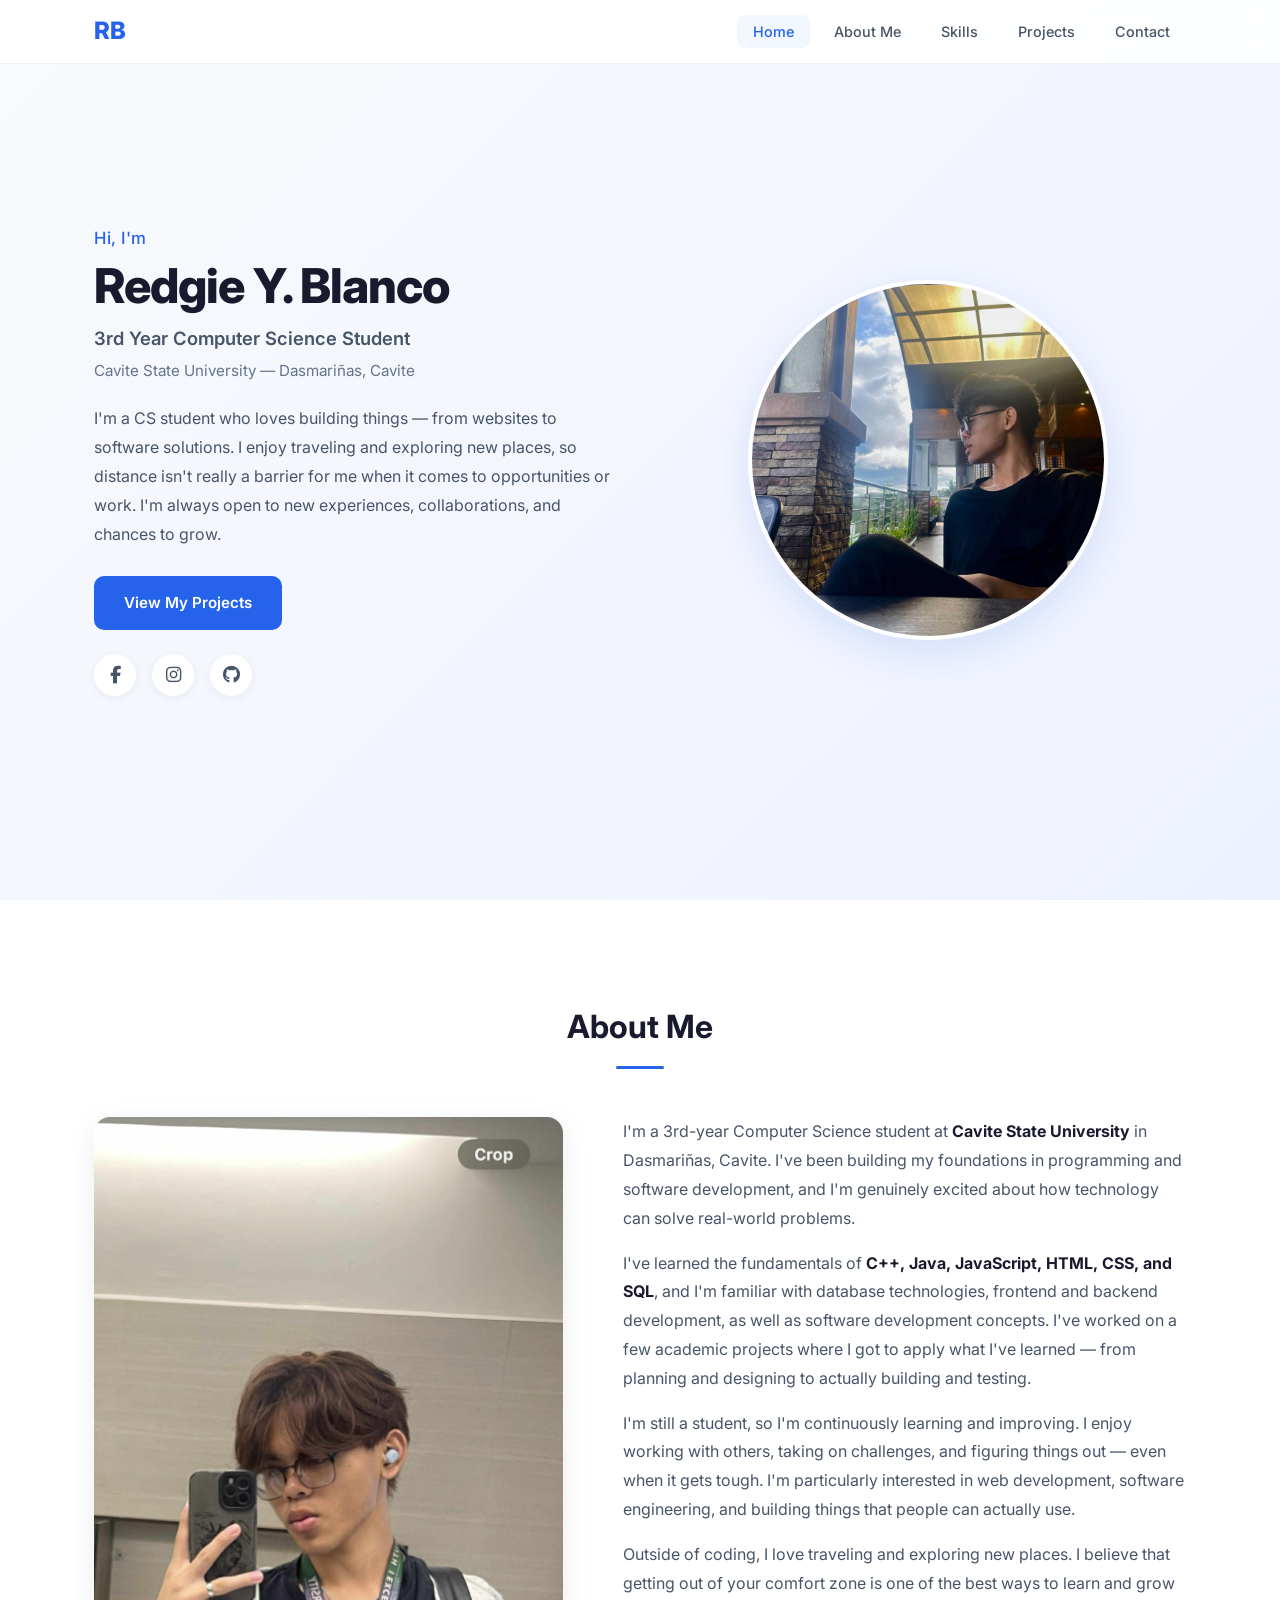
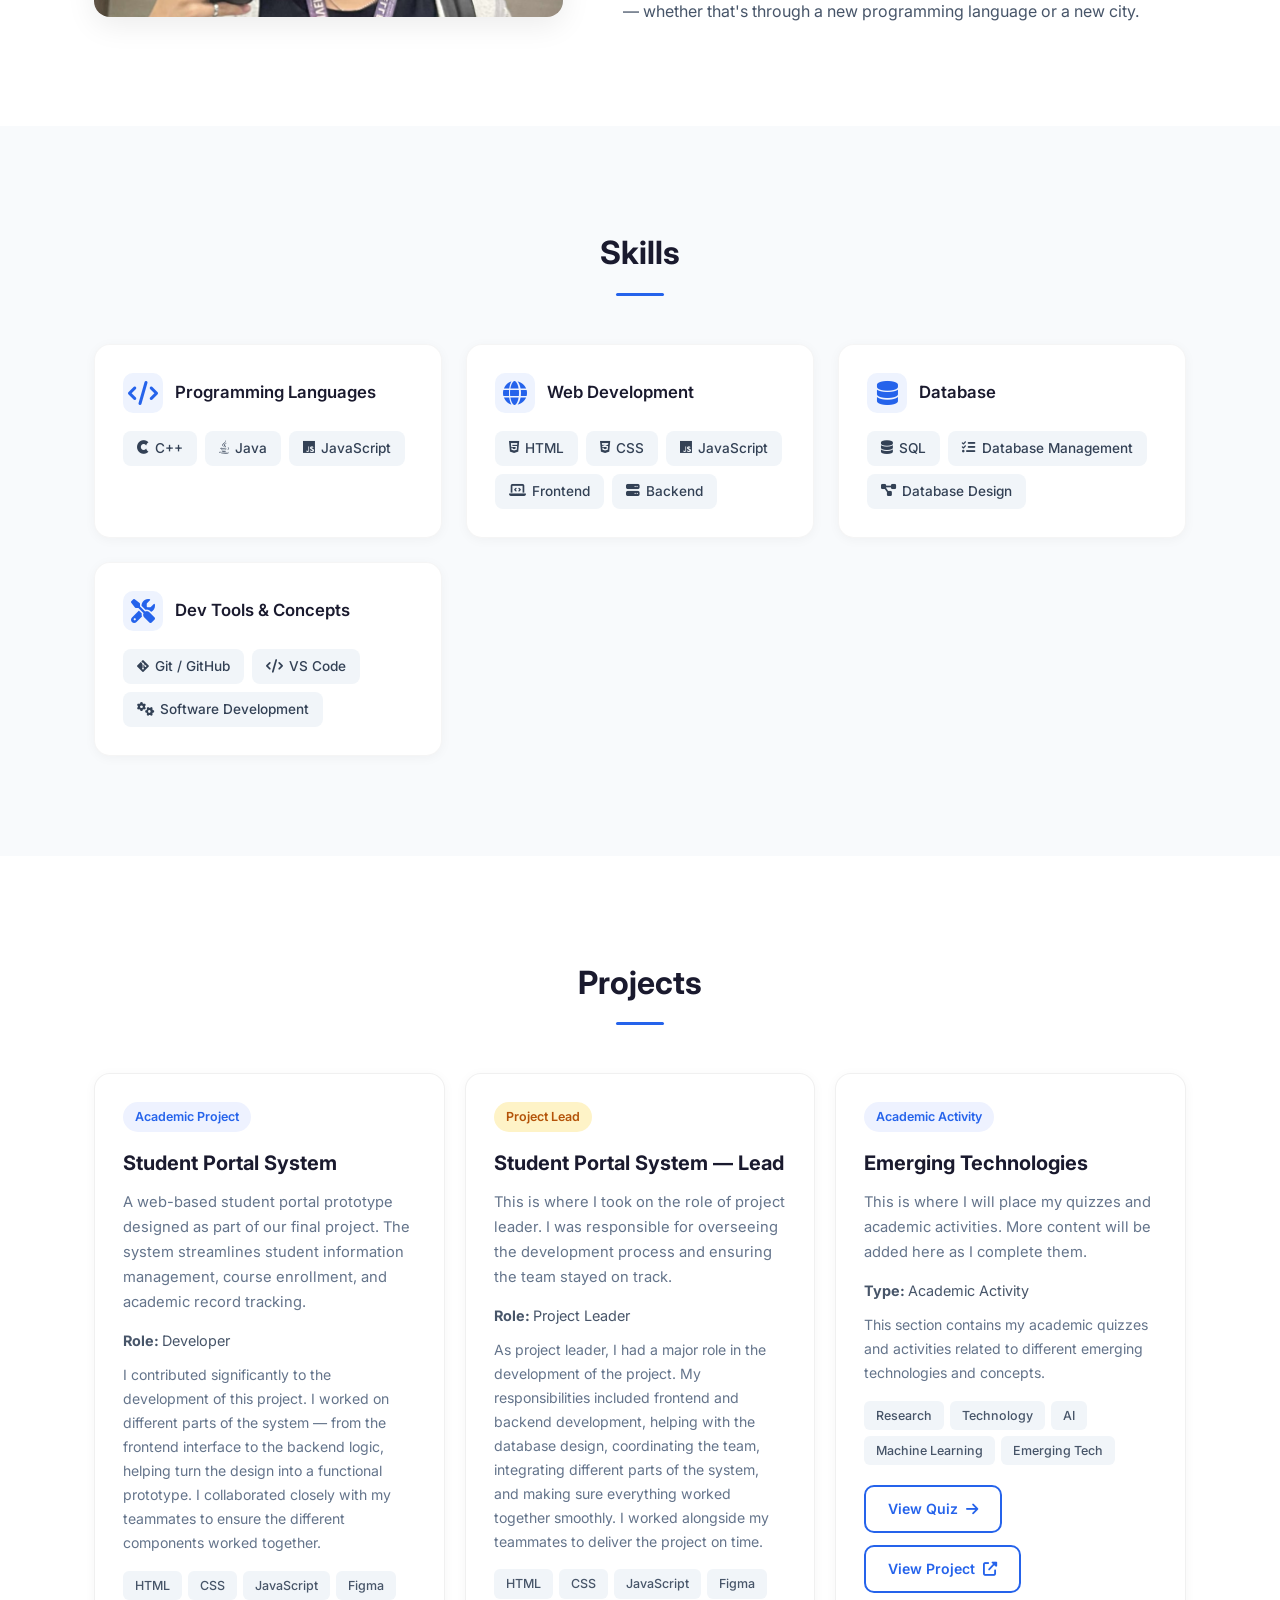
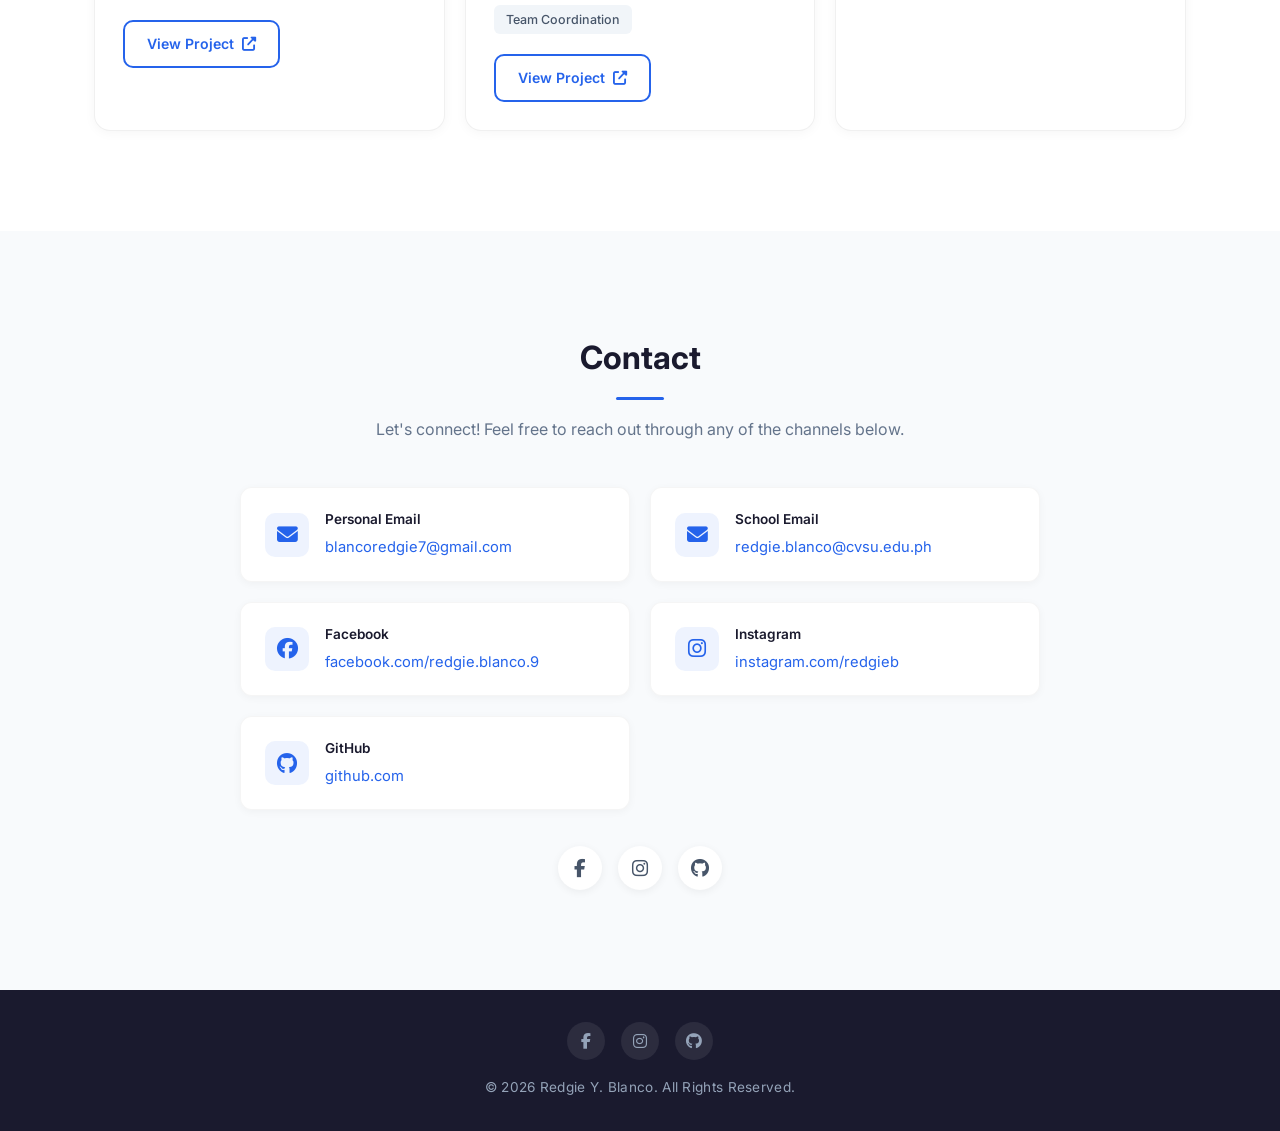
<file: index.html>
<!DOCTYPE html>
<html lang="en">

<head>

<meta charset="UTF-8">
<meta name="viewport" content="width=device-width, initial-scale=1.0">

<title>Redgie Y. Blanco | Portfolio</title>

<link rel="stylesheet" href="css/style.css">

<link rel="stylesheet"
href="https://cdnjs.cloudflare.com/ajax/libs/font-awesome/6.5.0/css/all.min.css">

<link rel="preconnect" href="https://fonts.googleapis.com">

<link rel="preconnect"
href="https://fonts.googleapis.com"
crossorigin>

<link href="https://fonts.googleapis.com/css2?family=Inter:wght@400;500;600;700;800&display=swap"
rel="stylesheet">

</head>


<body>


<nav class="navbar" id="navbar">

<div class="container nav-container">

<a href="#home" class="nav-logo">
RB
</a>


<ul class="nav-menu" id="nav-menu">

<li>
<a href="#home" class="nav-link">
Home
</a>
</li>

<li>
<a href="#about" class="nav-link">
About Me
</a>
</li>

<li>
<a href="#skills" class="nav-link">
Skills
</a>
</li>

<li>
<a href="#projects" class="nav-link">
Projects
</a>
</li>

<li>
<a href="#contact" class="nav-link">
Contact
</a>
</li>

</ul>


<button class="nav-toggle"
id="nav-toggle"
aria-label="Toggle navigation menu">

<span></span>
<span></span>
<span></span>

</button>

</div>

</nav>



<!-- HOME -->

<section class="hero" id="home">

<div class="container hero-container">


<div class="hero-content">

<p class="hero-greeting">
Hi, I'm
</p>

<h1 class="hero-name">
Redgie Y. Blanco
</h1>

<p class="hero-title">
3rd Year Computer Science Student
</p>

<p class="hero-subtitle">
Cavite State University — Dasmariñas, Cavite
</p>


<p class="hero-desc">

I'm a CS student who loves building things — from websites to software solutions.
I enjoy traveling and exploring new places, so distance isn't really a barrier for me
when it comes to opportunities or work. I'm always open to new experiences,
collaborations, and chances to grow.

</p>


<div class="hero-buttons">

<a href="#projects"
class="btn btn-primary">

View My Projects

</a>

</div>


<div class="hero-social">

<a href="https://www.facebook.com/redgie.blanco.9"
target="_blank"
rel="noopener noreferrer"
aria-label="Facebook">

<i class="fab fa-facebook-f"></i>

</a>


<a href="https://www.instagram.com/redgieb/"
target="_blank"
rel="noopener noreferrer"
aria-label="Instagram">

<i class="fab fa-instagram"></i>

</a>


<a href="https://github.com/Zelus1014"
target="_blank"
rel="noopener noreferrer"
aria-label="GitHub">

<i class="fab fa-github"></i>

</a>

</div>

</div>



<div class="hero-image">

<div class="hero-image-wrapper">

<img src="images/profile-hero.png"
alt="Redgie Y. Blanco"
loading="eager">

</div>

</div>


</div>

</section>



<!-- ABOUT ME -->

<section class="about" id="about">

<div class="container">

<h2 class="section-title">
About Me
</h2>


<div class="about-container">


<div class="about-image">

<img src="images/profile-about.png"
alt="Redgie Y. Blanco"
loading="lazy">

</div>



<div class="about-content">

<p>

I'm a 3rd-year Computer Science student at
<strong>Cavite State University</strong>
in Dasmariñas, Cavite. I've been building my foundations in programming and software
development, and I'm genuinely excited about how technology can solve real-world problems.

</p>


<p>

I've learned the fundamentals of
<strong>C++, Java, JavaScript, HTML, CSS, and SQL</strong>,
and I'm familiar with database technologies, frontend and backend development, as well as
software development concepts. I've worked on a few academic projects where I got to apply
what I've learned — from planning and designing to actually building and testing.

</p>


<p>

I'm still a student, so I'm continuously learning and improving. I enjoy working with
others, taking on challenges, and figuring things out — even when it gets tough.
I'm particularly interested in web development, software engineering, and building
things that people can actually use.

</p>


<p>

Outside of coding, I love traveling and exploring new places. I believe that getting
out of your comfort zone is one of the best ways to learn and grow — whether that's
through a new programming language or a new city.

</p>

</div>

</div>

</div>

</section>



<!-- SKILLS -->

<section class="skills" id="skills">

<div class="container">

<h2 class="section-title">
Skills
</h2>


<div class="skills-grid">


<div class="skill-category">

<div class="skill-category-header">

<i class="fas fa-code"></i>

<h3>
Programming Languages
</h3>

</div>


<div class="skill-tags">

<span class="skill-tag">
<i class="fab fa-cuttlefish"></i>
C++
</span>

<span class="skill-tag">
<i class="fab fa-java"></i>
Java
</span>

<span class="skill-tag">
<i class="fab fa-js"></i>
JavaScript
</span>

</div>

</div>



<div class="skill-category">

<div class="skill-category-header">

<i class="fas fa-globe"></i>

<h3>
Web Development
</h3>

</div>


<div class="skill-tags">

<span class="skill-tag">
<i class="fab fa-html5"></i>
HTML
</span>

<span class="skill-tag">
<i class="fab fa-css3-alt"></i>
CSS
</span>

<span class="skill-tag">
<i class="fab fa-js"></i>
JavaScript
</span>

<span class="skill-tag">
<i class="fas fa-laptop-code"></i>
Frontend
</span>

<span class="skill-tag">
<i class="fas fa-server"></i>
Backend
</span>

</div>

</div>



<div class="skill-category">

<div class="skill-category-header">

<i class="fas fa-database"></i>

<h3>
Database
</h3>

</div>


<div class="skill-tags">

<span class="skill-tag">
<i class="fas fa-database"></i>
SQL
</span>

<span class="skill-tag">
<i class="fas fa-tasks"></i>
Database Management
</span>

<span class="skill-tag">
<i class="fas fa-project-diagram"></i>
Database Design
</span>

</div>

</div>



<div class="skill-category">

<div class="skill-category-header">

<i class="fas fa-tools"></i>

<h3>
Dev Tools &amp; Concepts
</h3>

</div>


<div class="skill-tags">

<span class="skill-tag">
<i class="fab fa-git-alt"></i>
Git / GitHub
</span>

<span class="skill-tag">
<i class="fas fa-code"></i>
VS Code
</span>

<span class="skill-tag">
<i class="fas fa-cogs"></i>
Software Development
</span>

</div>

</div>


</div>

</div>

</section>



<!-- PROJECTS -->

<section class="projects" id="projects">

<div class="container">

<h2 class="section-title">
Projects
</h2>


<div class="projects-grid">



<!-- PROJECT 1 -->

<div class="project-card">

<div class="project-card-content">

<span class="project-badge">
Academic Project
</span>

<h3 class="project-title">
Student Portal System
</h3>


<p class="project-desc">

A web-based student portal prototype designed as part of our final project.
The system streamlines student information management, course enrollment,
and academic record tracking.

</p>


<div class="project-role">

<strong>
Role:
</strong>

Developer

</div>


<p class="project-contributions">

I contributed significantly to the development of this project. I worked on
different parts of the system — from the frontend interface to the backend
logic, helping turn the design into a functional prototype. I collaborated
closely with my teammates to ensure the different components worked together.

</p>


<div class="project-tech">

<span>
HTML
</span>

<span>
CSS
</span>

<span>
JavaScript
</span>

<span>
Figma
</span>

</div>


<a href="https://www.figma.com/proto/Yvr6bGcr57O4vYmCU60t0b/final-project-sir-jose?node-id=354-109&t=9lMS16gaFW5WIztN-0&scaling=scale-down&content-scaling=fixed&page-id=0%3A1&starting-point-node-id=354%3A109&show-proto-sidebar=1"
target="_blank"
rel="noopener noreferrer"
class="btn btn-outline project-btn">

View Project

<i class="fas fa-external-link-alt"></i>

</a>

</div>

</div>



<!-- PROJECT 2 -->

<div class="project-card">

<div class="project-card-content">

<span class="project-badge project-badge-lead">
Project Lead
</span>

<h3 class="project-title">
Student Portal System — Lead
</h3>


<p class="project-desc">

This is where I took on the role of project leader.
I was responsible for overseeing the development process and ensuring the
team stayed on track.

</p>


<div class="project-role">

<strong>
Role:
</strong>

Project Leader

</div>


<p class="project-contributions">

As project leader, I had a major role in the development of the project.
My responsibilities included frontend and backend development, helping with
the database design, coordinating the team, integrating different parts of
the system, and making sure everything worked together smoothly. I worked
alongside my teammates to deliver the project on time.

</p>


<div class="project-tech">

<span>
HTML
</span>

<span>
CSS
</span>

<span>
JavaScript
</span>

<span>
Figma
</span>

<span>
Team Coordination
</span>

</div>


<a href="https://www.figma.com/proto/Yvr6bGcr57O4vYmCU60t0b/final-project-sir-jose?node-id=354-109&t=9lMS16gaFW5WIztN-0&scaling=scale-down&content-scaling=fixed&page-id=0%3A1&starting-point-node-id=354%3A109&show-proto-sidebar=1"
target="_blank"
rel="noopener noreferrer"
class="btn btn-outline project-btn">

View Project

<i class="fas fa-external-link-alt"></i>

</a>

</div>

</div>



<!-- PROJECT 3 -->

<div class="project-card">

<div class="project-card-content">

<span class="project-badge">
Academic Activity
</span>


<h3 class="project-title">
Emerging Technologies
</h3>


<p class="project-desc">

This is where I will place my quizzes and academic activities.
More content will be added here as I complete them.

</p>


<div class="project-role">

<strong>
Type:
</strong>

Academic Activity

</div>


<p class="project-contributions">

This section contains my academic quizzes and activities
related to different emerging technologies and concepts.

</p>


<div class="project-tech">

<span>
Research
</span>

<span>
Technology
</span>

<span>
AI
</span>

<span>
Machine Learning
</span>

<span>
Emerging Tech
</span>

</div>


<!-- LINK TO QUIZ PAGE -->

<a href="quiz.html"
   class="btn btn-outline project-btn">

    View Quiz

    <i class="fas fa-arrow-right"></i>

</a>


<!-- LINK TO EXAM PROJECT PAGE -->

<a href="exam.html"
   class="btn btn-outline project-btn"
   style="margin-top: 12px;">

    View Project

    <i class="fas fa-external-link-alt"></i>

</a>


</div>

</div>


</div>

</div>

</section>



<!-- CONTACT -->

<section class="contact" id="contact">

<div class="container">

<h2 class="section-title">
Contact
</h2>


<p class="contact-subtitle">

Let's connect! Feel free to reach out through any of the channels below.

</p>


<div class="contact-container">


<div class="contact-item">

<i class="fas fa-envelope"></i>

<div>

<h3>
Personal Email
</h3>

<a href="mailto:blancoredgie7@gmail.com">
blancoredgie7@gmail.com
</a>

</div>

</div>



<div class="contact-item">

<i class="fas fa-envelope"></i>

<div>

<h3>
School Email
</h3>

<a href="mailto:redgie.blanco@cvsu.edu.ph">
redgie.blanco@cvsu.edu.ph
</a>

</div>

</div>



<div class="contact-item">

<i class="fab fa-facebook"></i>

<div>

<h3>
Facebook
</h3>

<a href="https://www.facebook.com/redgie.blanco.9"
target="_blank"
rel="noopener noreferrer">

facebook.com/redgie.blanco.9

</a>

</div>

</div>



<div class="contact-item">

<i class="fab fa-instagram"></i>

<div>

<h3>
Instagram
</h3>

<a href="https://www.instagram.com/redgieb/"
target="_blank"
rel="noopener noreferrer">

instagram.com/redgieb

</a>

</div>

</div>



<div class="contact-item">

<i class="fab fa-github"></i>

<div>

<h3>
GitHub
</h3>

<a href="https://github.com/Zelus1014"
target="_blank"
rel="noopener noreferrer">

github.com

</a>

</div>

</div>


</div>



<div class="contact-social">

<a href="https://www.facebook.com/redgie.blanco.9"
target="_blank"
rel="noopener noreferrer"
aria-label="Facebook">

<i class="fab fa-facebook-f"></i>

</a>


<a href="https://www.instagram.com/redgieb/"
target="_blank"
rel="noopener noreferrer"
aria-label="Instagram">

<i class="fab fa-instagram"></i>

</a>


<a href="https://github.com/Zelus1014"
target="_blank"
rel="noopener noreferrer"
aria-label="GitHub">

<i class="fab fa-github"></i>

</a>

</div>


</div>

</section>



<!-- FOOTER -->

<footer class="footer">

<div class="container">


<div class="footer-social">

<a href="https://www.facebook.com/redgie.blanco.9"
target="_blank"
rel="noopener noreferrer"
aria-label="Facebook">

<i class="fab fa-facebook-f"></i>

</a>


<a href="https://www.instagram.com/redgieb/"
target="_blank"
rel="noopener noreferrer"
aria-label="Instagram">

<i class="fab fa-instagram"></i>

</a>


<a href="https://github.com/Zelus1014"
target="_blank"
rel="noopener noreferrer"
aria-label="GitHub">

<i class="fab fa-github"></i>

</a>

</div>


<p class="footer-text">

&copy; 2026 Redgie Y. Blanco. All Rights Reserved.

</p>


</div>

</footer>



<script src="js/script.js"></script>

</body>

</html>
</file>
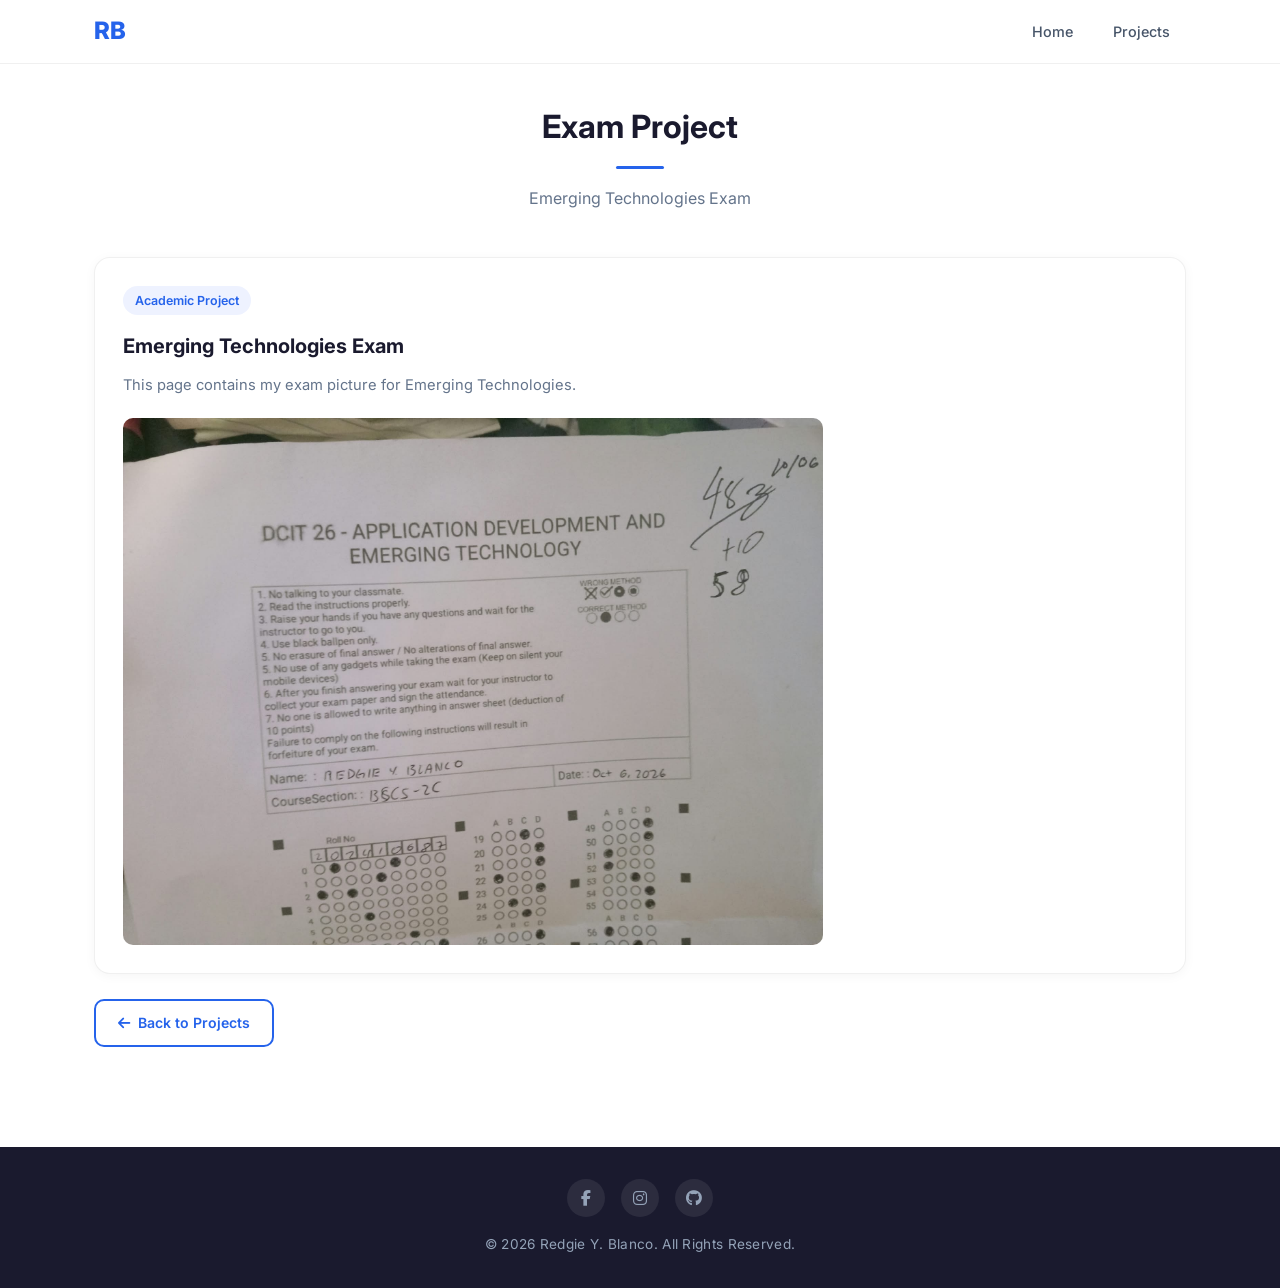
<file: exam.html>
<!DOCTYPE html>
<html lang="en">

<head>
    <meta charset="UTF-8">
    <meta name="viewport" content="width=device-width, initial-scale=1.0">

    <title>Exam Project | Redgie Y. Blanco</title>

    <link rel="stylesheet" href="css/style.css">

    <link rel="stylesheet"
          href="https://cdnjs.cloudflare.com/ajax/libs/font-awesome/6.5.0/css/all.min.css">

    <link rel="preconnect" href="https://fonts.googleapis.com">

    <link rel="preconnect"
          href="https://fonts.gstatic.com"
          crossorigin>

    <link href="https://fonts.googleapis.com/css2?family=Inter:wght@400;500;600;700;800&display=swap"
          rel="stylesheet">
</head>


<body>

    <!-- Navigation -->
    <nav class="navbar">

        <div class="container nav-container">

            <a href="index.html" class="nav-logo">
                RB
            </a>

            <ul class="nav-menu">

                <li>
                    <a href="index.html#home" class="nav-link">
                        Home
                    </a>
                </li>

                <li>
                    <a href="index.html#projects" class="nav-link">
                        Projects
                    </a>
                </li>

            </ul>

        </div>

    </nav>


    <!-- Exam Project -->
    <section class="projects">

        <div class="container">

            <h1 class="section-title">
                Exam Project
            </h1>

            <p class="contact-subtitle">
                Emerging Technologies Exam
            </p>


            <div class="project-card">

                <div class="project-card-content">

                    <span class="project-badge">
                        Academic Project
                    </span>

                    <h2 class="project-title">
                        Emerging Technologies Exam
                    </h2>

                    <p class="project-desc">
                        This page contains my exam picture for Emerging Technologies.
                    </p>


                    <!-- Exam Picture -->
                    <img src="images/exampic.jfif"
                         alt="Emerging Technologies Exam"
                         style="width: 100%; max-width: 700px; margin-top: 20px; border-radius: 10px;">

                </div>

            </div>


            <!-- Back to Projects -->
            <a href="index.html#projects"
               class="btn btn-outline project-btn"
               style="margin-top: 25px;">

                <i class="fas fa-arrow-left"></i>

                Back to Projects

            </a>

        </div>

    </section>


    <!-- Footer -->
    <footer class="footer">

        <div class="container">

            <div class="footer-social">

                <a href="https://www.facebook.com/redgie.blanco.9"
                   target="_blank"
                   rel="noopener noreferrer">

                    <i class="fab fa-facebook-f"></i>

                </a>


                <a href="https://www.instagram.com/redgieb/"
                   target="_blank"
                   rel="noopener noreferrer">

                    <i class="fab fa-instagram"></i>

                </a>


                <a href="https://github.com/Zelus1014"
                   target="_blank"
                   rel="noopener noreferrer">

                    <i class="fab fa-github"></i>

                </a>

            </div>


            <p class="footer-text">
                &copy; 2026 Redgie Y. Blanco. All Rights Reserved.
            </p>

        </div>

    </footer>

</body>

</html>
</file>
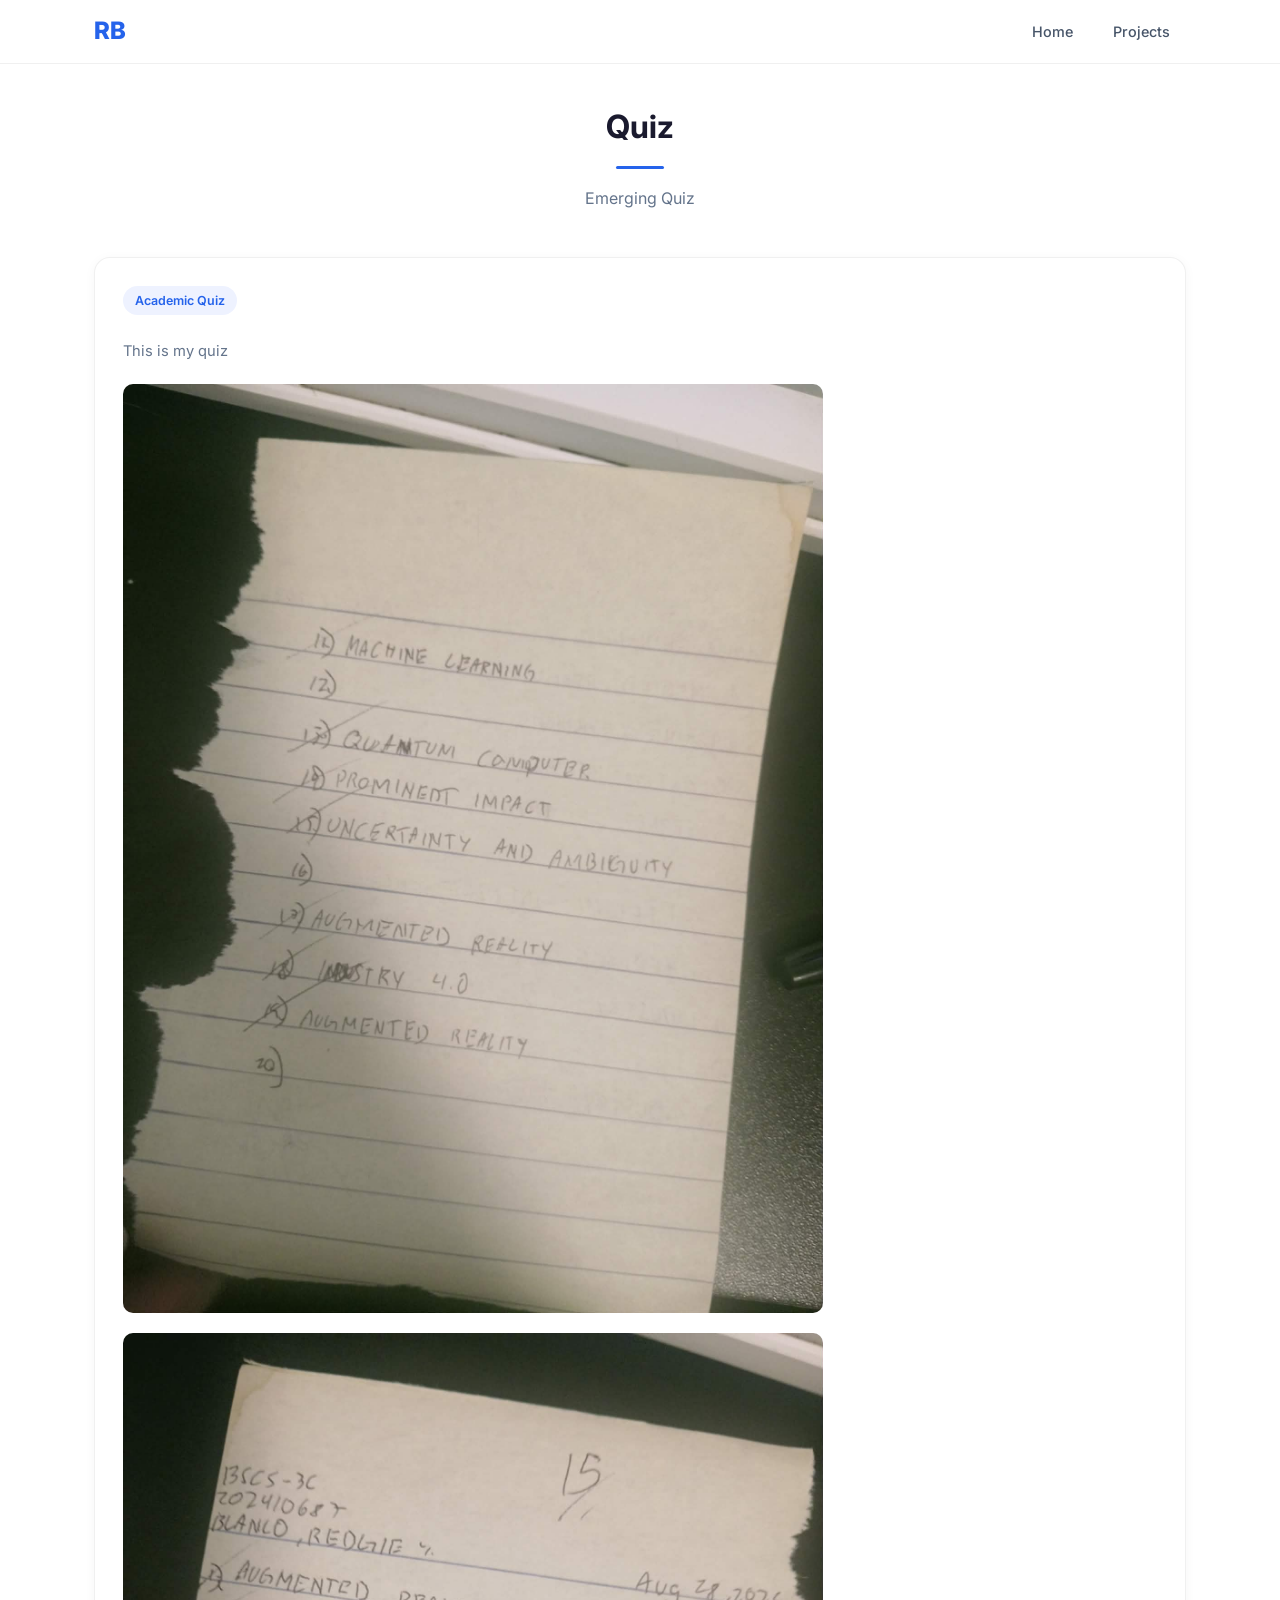
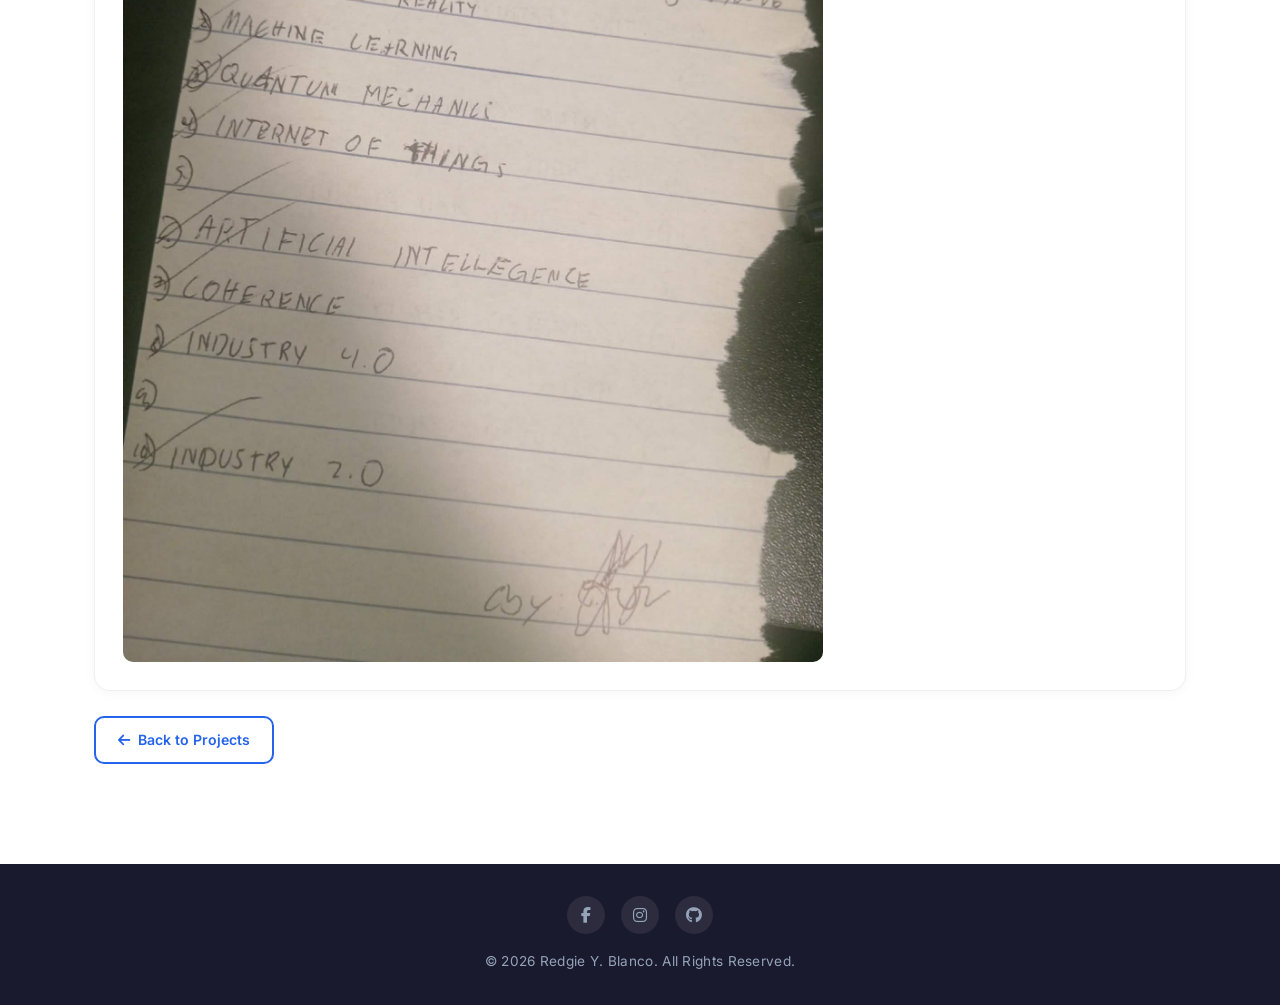
<file: quiz.html>
<!DOCTYPE html>
<html lang="en">

<head>
    <meta charset="UTF-8">
    <meta name="viewport" content="width=device-width, initial-scale=1.0">

    <title>Quiz | Redgie Y. Blanco</title>

    <link rel="stylesheet" href="css/style.css">

    <link rel="stylesheet"
          href="https://cdnjs.cloudflare.com/ajax/libs/font-awesome/6.5.0/css/all.min.css">

    <link rel="preconnect" href="https://fonts.googleapis.com">

    <link rel="preconnect"
          href="https://fonts.gstatic.com"
          crossorigin>

    <link href="https://fonts.googleapis.com/css2?family=Inter:wght@400;500;600;700;800&display=swap"
          rel="stylesheet">
</head>


<body>

    <!-- Navigation -->
    <nav class="navbar">

        <div class="container nav-container">

            <a href="index.html" class="nav-logo">
                RB
            </a>

            <ul class="nav-menu">

                <li>
                    <a href="index.html" class="nav-link">
                        Home
                    </a>
                </li>

                <li>
                    <a href="index.html#projects" class="nav-link">
                        Projects
                    </a>
                </li>

            </ul>

        </div>

    </nav>


    <!-- Quiz -->
    <section class="projects">

        <div class="container">

            <h1 class="section-title">
                Quiz
            </h1>

            <p class="contact-subtitle">
                Emerging Quiz
            </p>


            <div class="project-card">

                <div class="project-card-content">

                    <span class="project-badge">
                        Academic Quiz
                    </span>

                    <h2 class="project-title">
                        
                    </h2>

                    <p class="project-desc">
                        This is my quiz 
                        
                    </p>


                    <!-- First Photo -->
                    <img src="images/tech-topics-1.png"
                         alt="Emerging Technologies Quiz Part 1"
                         style="width: 100%; max-width: 700px; margin-top: 20px; border-radius: 10px;">


                    <!-- Second Photo -->
                    <img src="images/tech-topics-2.png"
                         alt="Emerging Technologies Quiz Part 2"
                         style="width: 100%; max-width: 700px; margin-top: 20px; border-radius: 10px;">

                </div>

            </div>


            <a href="index.html#projects"
               class="btn btn-outline project-btn"
               style="margin-top: 25px;">

                <i class="fas fa-arrow-left"></i>
                Back to Projects

            </a>

        </div>

    </section>


    <!-- Footer -->
    <footer class="footer">

        <div class="container">

            <div class="footer-social">

                <a href="https://www.facebook.com/redgie.blanco.9"
                   target="_blank"
                   rel="noopener noreferrer">

                    <i class="fab fa-facebook-f"></i>

                </a>


                <a href="https://www.instagram.com/redgieb/"
                   target="_blank"
                   rel="noopener noreferrer">

                    <i class="fab fa-instagram"></i>

                </a>


                <a href="https://github.com/Zelus1014"
                   target="_blank"
                   rel="noopener noreferrer">

                    <i class="fab fa-github"></i>

                </a>

            </div>


            <p class="footer-text">
                &copy; 2026 Redgie Y. Blanco. All Rights Reserved.
            </p>

        </div>

    </footer>

</body>

</html>
</file>
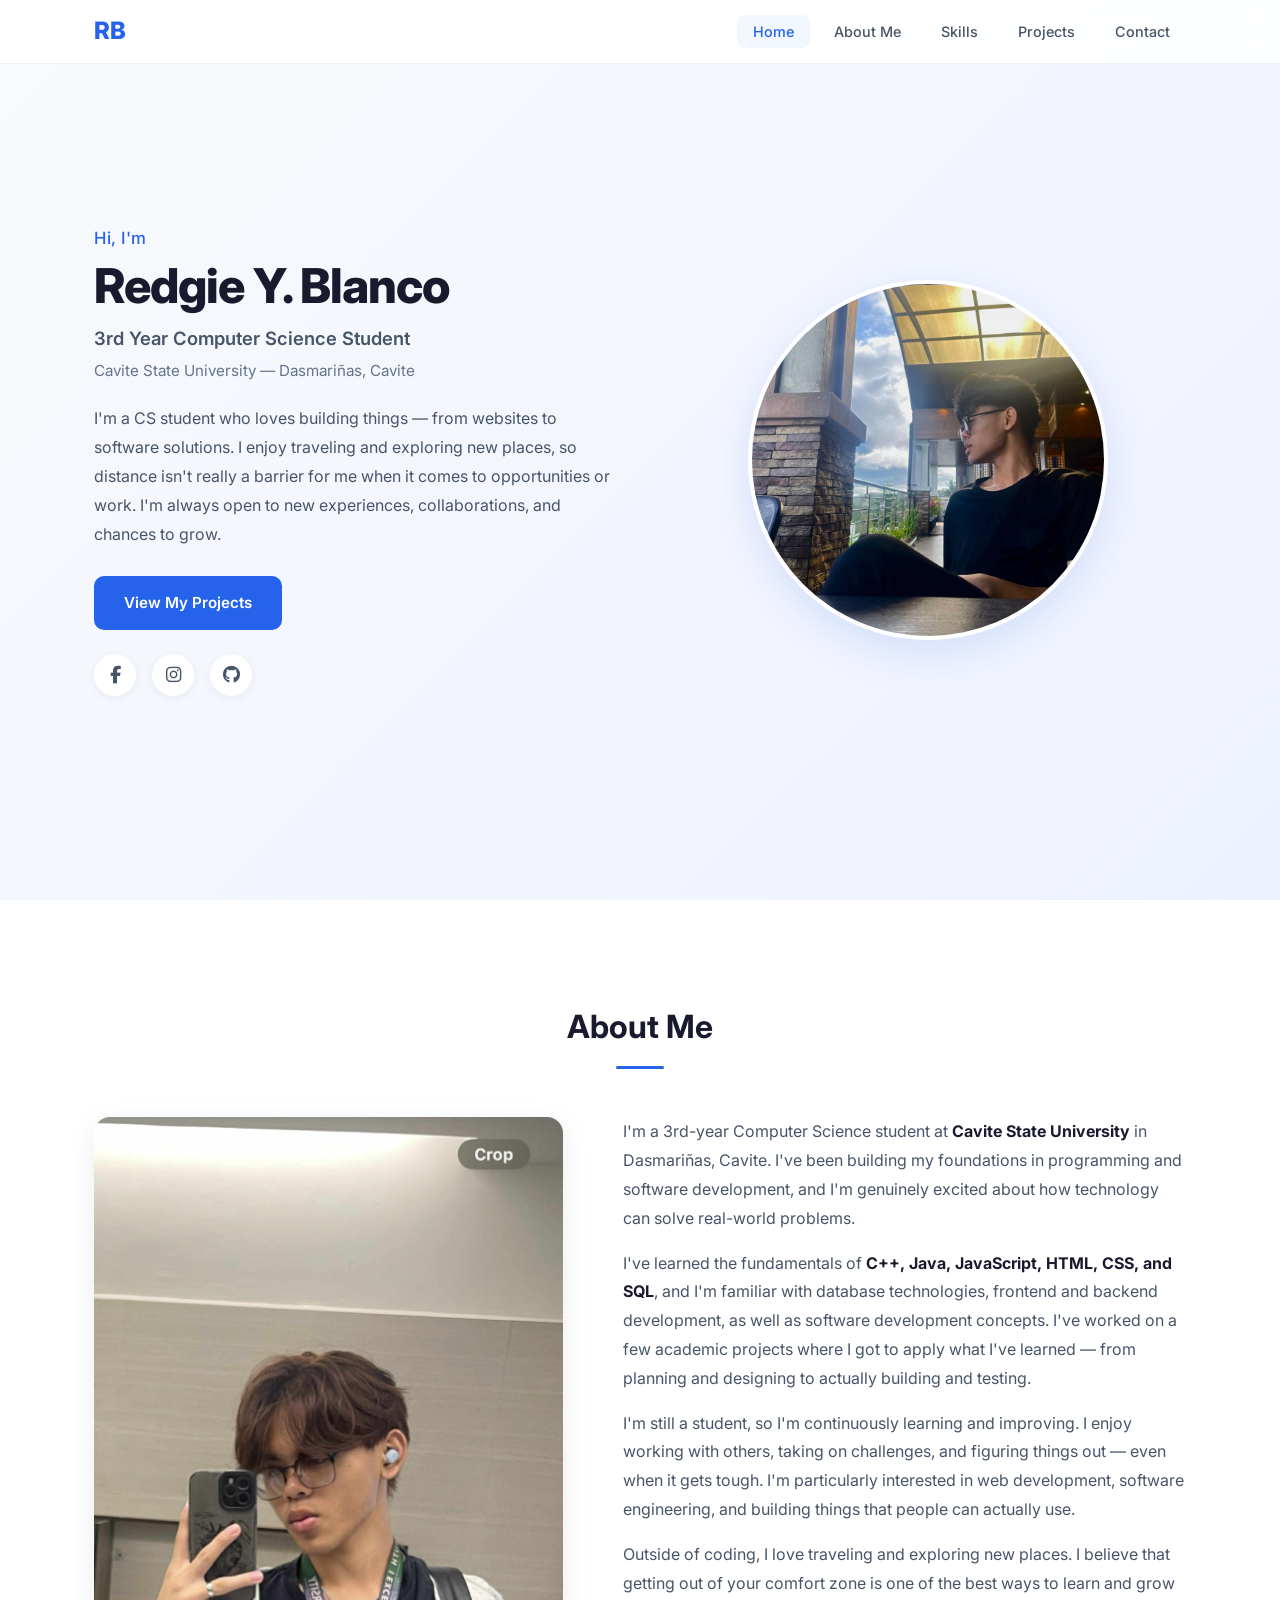
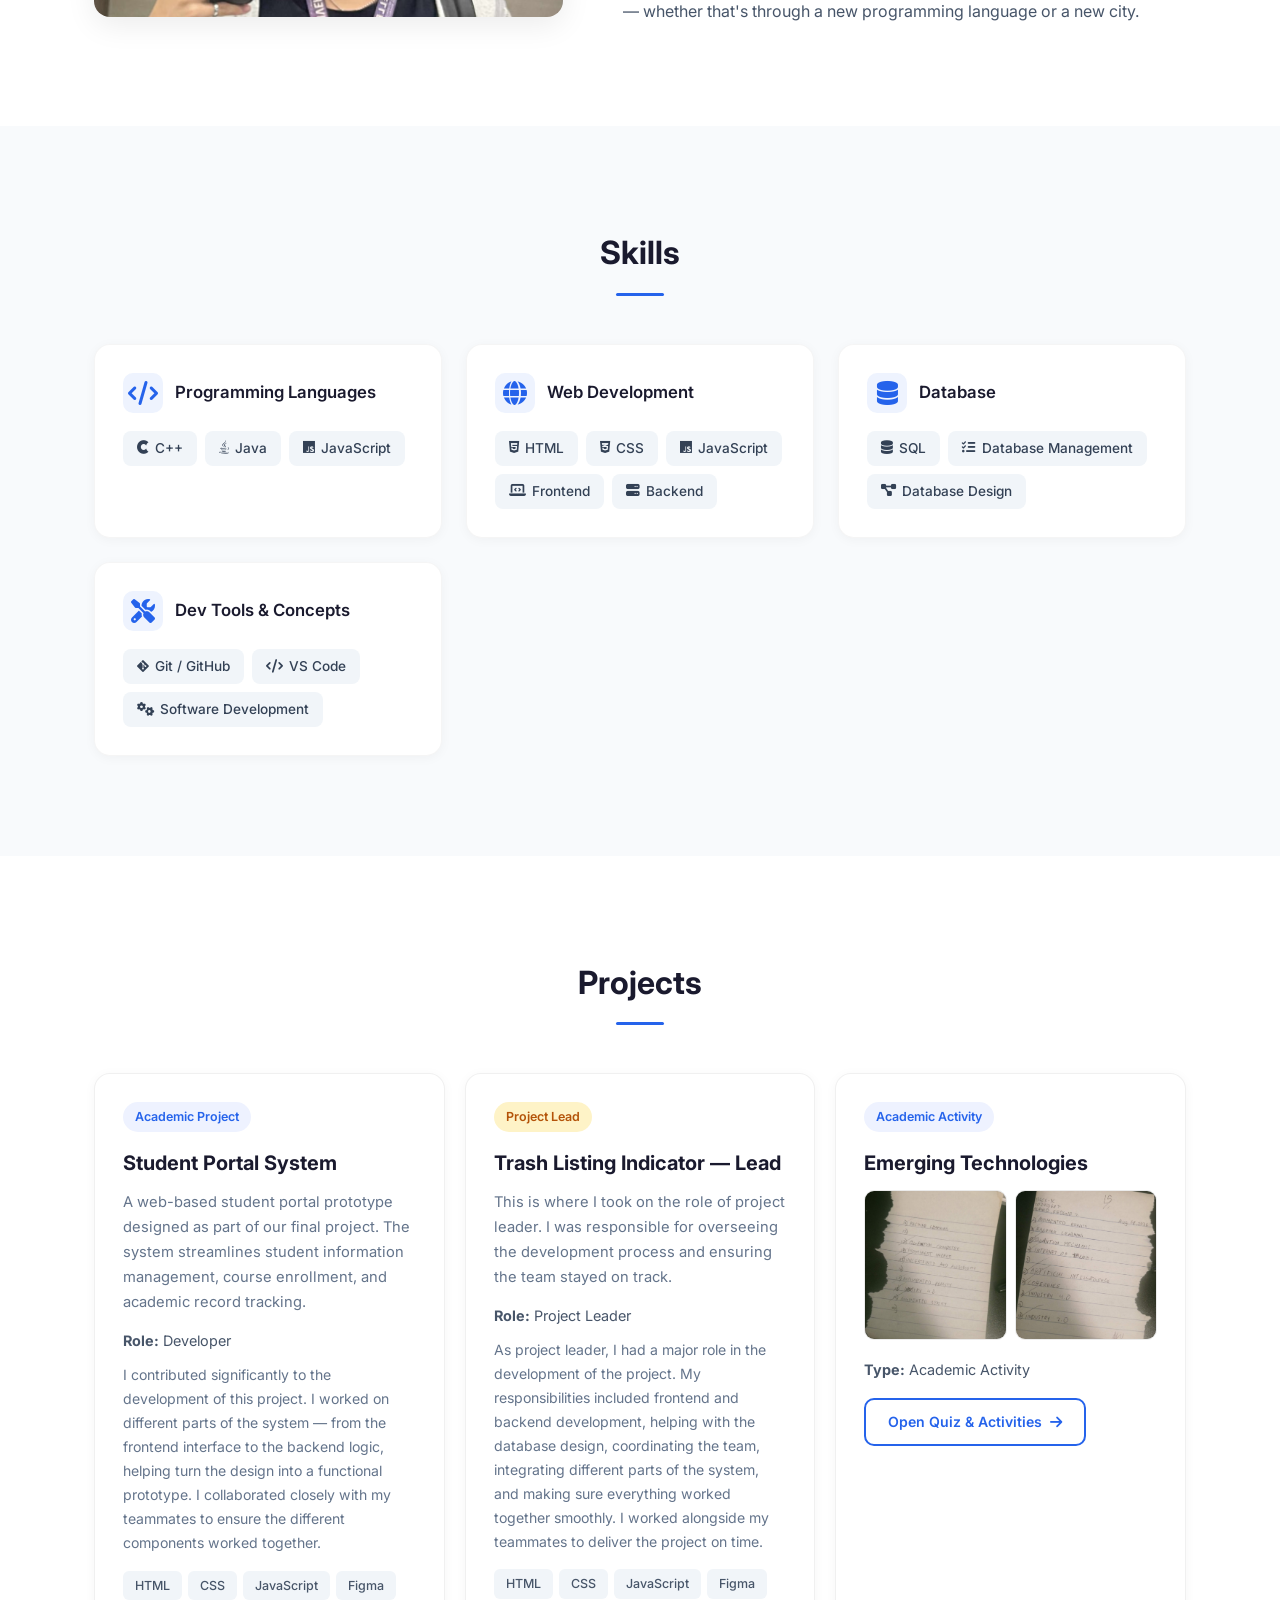
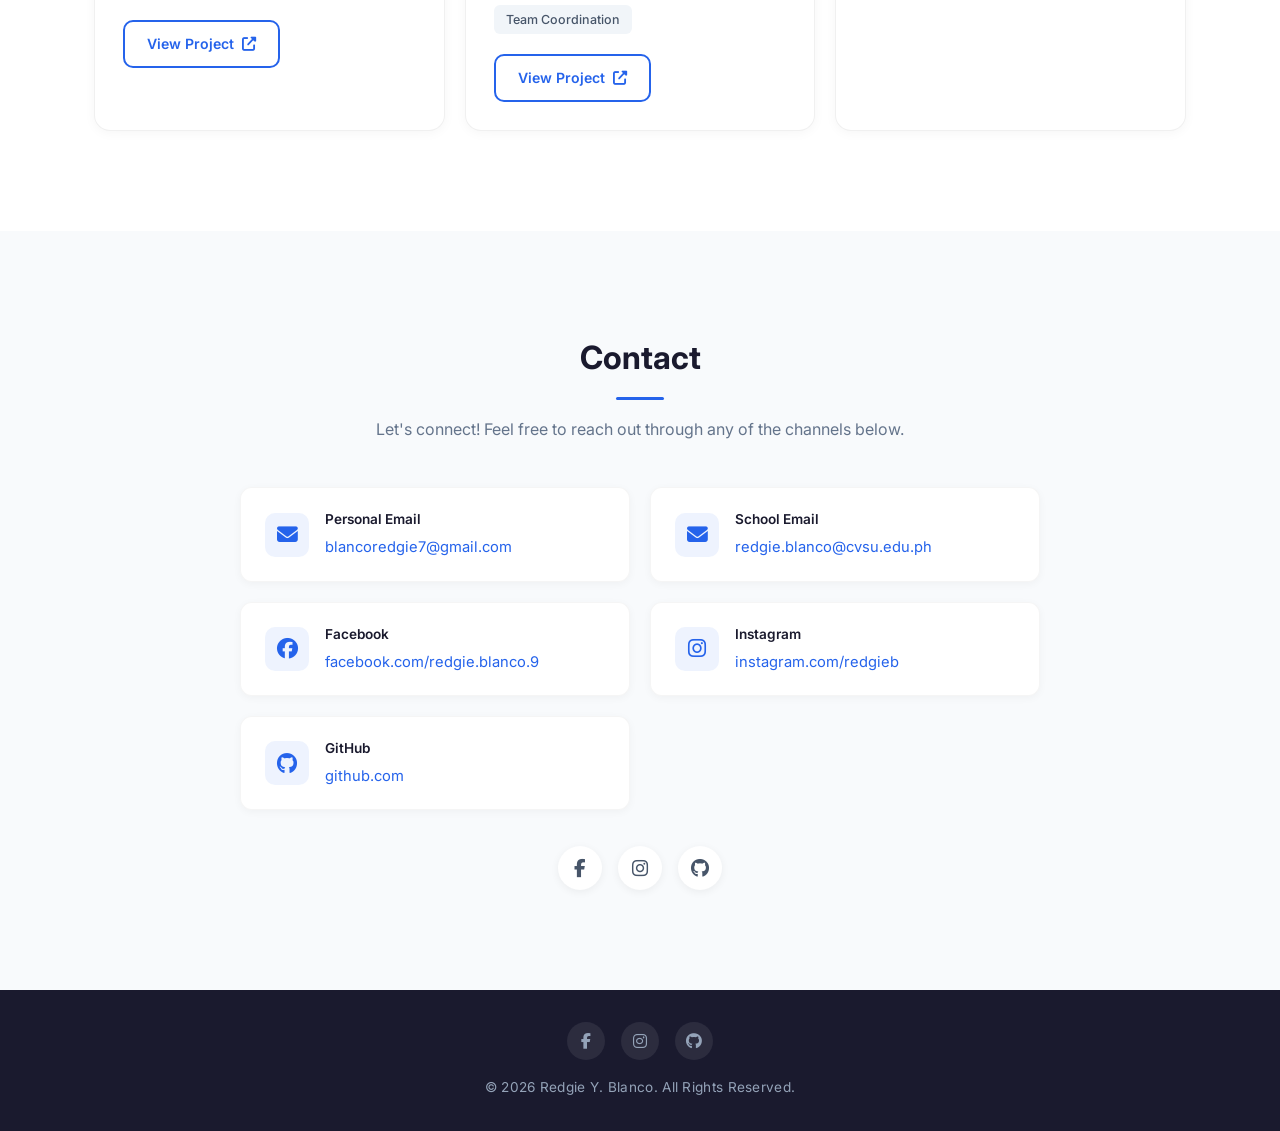
<file: RedgiePortfolio.html>
<!DOCTYPE html>
<html lang="en">

<head>

    <meta charset="UTF-8">

    <meta name="viewport" content="width=device-width, initial-scale=1.0">

    <title>Redgie Y. Blanco | Portfolio</title>

    <link rel="stylesheet" href="css/style.css">

    <link rel="stylesheet"
          href="https://cdnjs.cloudflare.com/ajax/libs/font-awesome/6.5.0/css/all.min.css">

    <link rel="preconnect" href="https://fonts.googleapis.com">

    <link rel="preconnect" href="https://fonts.gstatic.com" crossorigin>

    <link href="https://fonts.googleapis.com/css2?family=Inter:wght@400;500;600;700;800&display=swap"
          rel="stylesheet">

</head>


<body>


    <!-- Navigation -->

    <nav class="navbar" id="navbar">

        <div class="container nav-container">

            <a href="#home" class="nav-logo">RB</a>


            <ul class="nav-menu" id="nav-menu">

                <li>
                    <a href="#home" class="nav-link">Home</a>
                </li>

                <li>
                    <a href="#about" class="nav-link">About Me</a>
                </li>

                <li>
                    <a href="#skills" class="nav-link">Skills</a>
                </li>

                <li>
                    <a href="#projects" class="nav-link">Projects</a>
                </li>

                <li>
                    <a href="#contact" class="nav-link">Contact</a>
                </li>

            </ul>


            <button class="nav-toggle"
                    id="nav-toggle"
                    aria-label="Toggle navigation menu">

                <span></span>
                <span></span>
                <span></span>

            </button>

        </div>

    </nav>



    <!-- Home -->

    <section class="hero" id="home">

        <div class="container hero-container">


            <div class="hero-content">

                <p class="hero-greeting">
                    Hi, I'm
                </p>

                <h1 class="hero-name">
                    Redgie Y. Blanco
                </h1>

                <p class="hero-title">
                    3rd Year Computer Science Student
                </p>

                <p class="hero-subtitle">
                    Cavite State University — Dasmariñas, Cavite
                </p>


                <p class="hero-desc">

                    I'm a CS student who loves building things — from websites to software solutions.
                    I enjoy traveling and exploring new places, so distance isn't really a barrier for me
                    when it comes to opportunities or work. I'm always open to new experiences,
                    collaborations, and chances to grow.

                </p>


                <div class="hero-buttons">

                    <a href="#projects" class="btn btn-primary">
                        View My Projects
                    </a>

                </div>


                <div class="hero-social">

                    <a href="https://www.facebook.com/redgie.blanco.9"
                       target="_blank"
                       rel="noopener noreferrer"
                       aria-label="Facebook">

                        <i class="fab fa-facebook-f"></i>

                    </a>


                    <a href="https://www.instagram.com/redgieb/"
                       target="_blank"
                       rel="noopener noreferrer"
                       aria-label="Instagram">

                        <i class="fab fa-instagram"></i>

                    </a>


                    <a href="https://github.com/Zelus1014"
                       target="_blank"
                       rel="noopener noreferrer"
                       aria-label="GitHub">

                        <i class="fab fa-github"></i>

                    </a>

                </div>

            </div>



            <div class="hero-image">

                <div class="hero-image-wrapper">

                    <img src="images/profile-hero.png"
                         alt="Redgie Y. Blanco"
                         loading="eager">

                </div>

            </div>


        </div>

    </section>



    <!-- About Me -->

    <section class="about" id="about">

        <div class="container">

            <h2 class="section-title">
                About Me
            </h2>


            <div class="about-container">


                <div class="about-image">

                    <img src="images/profile-about.png"
                         alt="Redgie Y. Blanco"
                         loading="lazy">

                </div>



                <div class="about-content">


                    <p>

                        I'm a 3rd-year Computer Science student at
                        <strong>Cavite State University</strong>
                        in Dasmariñas, Cavite. I've been building my foundations in programming and software
                        development, and I'm genuinely excited about how technology can solve real-world problems.

                    </p>


                    <p>

                        I've learned the fundamentals of
                        <strong>C++, Java, JavaScript, HTML, CSS, and SQL</strong>,
                        and I'm familiar with database technologies, frontend and backend development, as well as
                        software development concepts. I've worked on a few academic projects where I got to apply
                        what I've learned — from planning and designing to actually building and testing.

                    </p>


                    <p>

                        I'm still a student, so I'm continuously learning and improving. I enjoy working with
                        others, taking on challenges, and figuring things out — even when it gets tough.
                        I'm particularly interested in web development, software engineering, and building
                        things that people can actually use.

                    </p>


                    <p>

                        Outside of coding, I love traveling and exploring new places. I believe that getting
                        out of your comfort zone is one of the best ways to learn and grow — whether that's
                        through a new programming language or a new city.

                    </p>


                </div>

            </div>

        </div>

    </section>



    <!-- Skills -->

    <section class="skills" id="skills">

        <div class="container">

            <h2 class="section-title">
                Skills
            </h2>


            <div class="skills-grid">


                <!-- Programming Languages -->

                <div class="skill-category">

                    <div class="skill-category-header">

                        <i class="fas fa-code"></i>

                        <h3>
                            Programming Languages
                        </h3>

                    </div>


                    <div class="skill-tags">

                        <span class="skill-tag">
                            <i class="fab fa-cuttlefish"></i>
                            C++
                        </span>

                        <span class="skill-tag">
                            <i class="fab fa-java"></i>
                            Java
                        </span>

                        <span class="skill-tag">
                            <i class="fab fa-js"></i>
                            JavaScript
                        </span>

                    </div>

                </div>



                <!-- Web Development -->

                <div class="skill-category">

                    <div class="skill-category-header">

                        <i class="fas fa-globe"></i>

                        <h3>
                            Web Development
                        </h3>

                    </div>


                    <div class="skill-tags">

                        <span class="skill-tag">
                            <i class="fab fa-html5"></i>
                            HTML
                        </span>

                        <span class="skill-tag">
                            <i class="fab fa-css3-alt"></i>
                            CSS
                        </span>

                        <span class="skill-tag">
                            <i class="fab fa-js"></i>
                            JavaScript
                        </span>

                        <span class="skill-tag">
                            <i class="fas fa-laptop-code"></i>
                            Frontend
                        </span>

                        <span class="skill-tag">
                            <i class="fas fa-server"></i>
                            Backend
                        </span>

                    </div>

                </div>



                <!-- Database -->

                <div class="skill-category">

                    <div class="skill-category-header">

                        <i class="fas fa-database"></i>

                        <h3>
                            Database
                        </h3>

                    </div>


                    <div class="skill-tags">

                        <span class="skill-tag">
                            <i class="fas fa-database"></i>
                            SQL
                        </span>

                        <span class="skill-tag">
                            <i class="fas fa-tasks"></i>
                            Database Management
                        </span>

                        <span class="skill-tag">
                            <i class="fas fa-project-diagram"></i>
                            Database Design
                        </span>

                    </div>

                </div>



                <!-- Dev Tools -->

                <div class="skill-category">

                    <div class="skill-category-header">

                        <i class="fas fa-tools"></i>

                        <h3>
                            Dev Tools &amp; Concepts
                        </h3>

                    </div>


                    <div class="skill-tags">

                        <span class="skill-tag">
                            <i class="fab fa-git-alt"></i>
                            Git / GitHub
                        </span>

                        <span class="skill-tag">
                            <i class="fas fa-code"></i>
                            VS Code
                        </span>

                        <span class="skill-tag">
                            <i class="fas fa-cogs"></i>
                            Software Development
                        </span>

                    </div>

                </div>


            </div>

        </div>

    </section>



    <!-- Projects -->

    <section class="projects" id="projects">

        <div class="container">

            <h2 class="section-title">
                Projects
            </h2>


            <div class="projects-grid">


                <!-- PROJECT 1 -->

                <div class="project-card">

                    <div class="project-card-content">

                        <span class="project-badge">
                            Academic Project
                        </span>

                        <h3 class="project-title">
                            Student Portal System
                        </h3>


                        <p class="project-desc">

                            A web-based student portal prototype designed as part of our final project.
                            The system streamlines student information management, course enrollment,
                            and academic record tracking.

                        </p>


                        <div class="project-role">

                            <strong>Role:</strong>
                            Developer

                        </div>


                        <p class="project-contributions">

                            I contributed significantly to the development of this project. I worked on
                            different parts of the system — from the frontend interface to the backend
                            logic, helping turn the design into a functional prototype. I collaborated
                            closely with my teammates to ensure the different components worked together.

                        </p>


                        <div class="project-tech">

                            <span>HTML</span>
                            <span>CSS</span>
                            <span>JavaScript</span>
                            <span>Figma</span>

                        </div>


                        <a href="https://www.figma.com/proto/Yvr6bGcr57O4vYmCU60t0b/final-project-sir-jose?node-id=354-109&t=9lMS16gaFW5WIztN-0&scaling=scale-down&content-scaling=fixed&page-id=0%3A1&starting-point-node-id=354%3A109&show-proto-sidebar=1"
                           target="_blank"
                           rel="noopener noreferrer"
                           class="btn btn-outline project-btn">

                            View Project
                            <i class="fas fa-external-link-alt"></i>

                        </a>


                    </div>

                </div>



                <!-- PROJECT 2 -->

                <div class="project-card">

                    <div class="project-card-content">

                        <span class="project-badge project-badge-lead">
                            Project Lead
                        </span>

                        <h3 class="project-title">
                            Trash Listing Indicator — Lead
                        </h3>


                        <p class="project-desc">

                            This is where I took on the role of project leader.
                            I was responsible for overseeing the development process and ensuring the
                            team stayed on track.

                        </p>


                        <div class="project-role">

                            <strong>Role:</strong>
                            Project Leader

                        </div>


                        <p class="project-contributions">

                            As project leader, I had a major role in the development of the project.
                            My responsibilities included frontend and backend development, helping with
                            the database design, coordinating the team, integrating different parts of
                            the system, and making sure everything worked together smoothly. I worked
                            alongside my teammates to deliver the project on time.

                        </p>


                        <div class="project-tech">

                            <span>HTML</span>
                            <span>CSS</span>
                            <span>JavaScript</span>
                            <span>Figma</span>
                            <span>Team Coordination</span>

                        </div>


                        <a href="https://www.figma.com/make/LyS1fClIbqB8apvoIinM8I/Cleanup-System-Management?code-node-id=0-9&p=f&t=K7V0hQHoFO1HCLQ2-0&fullscreen=1"
                           target="_blank"
                           rel="noopener noreferrer"
                           class="btn btn-outline project-btn">

                            View Project
                            <i class="fas fa-external-link-alt"></i>

                        </a>


                    </div>

                </div>



                <!-- PROJECT 3 - CLICKABLE -->

                <div class="project-card project-link"
                     onclick="window.location.href='quiz.html'">

                    <div class="project-card-content">

                        <span class="project-badge">
                            Academic Activity
                        </span>


                        <h3 class="project-title">
                            Emerging Technologies
                        </h3>


                        <!-- Technology Pictures -->

                        <div class="project-images">

                            <img src="images/tech-topics-1.png"
                                 alt="Emerging Technologies topics"
                                 loading="lazy">


                            <img src="images/tech-topics-2.png"
                                 alt="Emerging Technologies topics"
                                 loading="lazy">

                        </div>


                        <p class="project-desc">

                            
                        </p>


                        <div class="project-role">

                            <strong>Type:</strong>
                            Academic Activity

                        </div>


                        <p class="project-contributions">

                            

                        </p>


                        


                        <div class="btn btn-outline project-btn">

                            Open Quiz &amp; Activities
                            <i class="fas fa-arrow-right"></i>

                        </div>


                    </div>

                </div>


            </div>

        </div>

    </section>



    <!-- Contact -->

    <section class="contact" id="contact">

        <div class="container">

            <h2 class="section-title">
                Contact
            </h2>


            <p class="contact-subtitle">

                Let's connect! Feel free to reach out through any of the channels below.

            </p>


            <div class="contact-container">


                <div class="contact-item">

                    <i class="fas fa-envelope"></i>

                    <div>

                        <h3>
                            Personal Email
                        </h3>

                        <a href="mailto:blancoredgie7@gmail.com">
                            blancoredgie7@gmail.com
                        </a>

                    </div>

                </div>



                <div class="contact-item">

                    <i class="fas fa-envelope"></i>

                    <div>

                        <h3>
                            School Email
                        </h3>

                        <a href="mailto:redgie.blanco@cvsu.edu.ph">
                            redgie.blanco@cvsu.edu.ph
                        </a>

                    </div>

                </div>



                <div class="contact-item">

                    <i class="fab fa-facebook"></i>

                    <div>

                        <h3>
                            Facebook
                        </h3>

                        <a href="https://www.facebook.com/redgie.blanco.9"
                           target="_blank"
                           rel="noopener noreferrer">

                            facebook.com/redgie.blanco.9

                        </a>

                    </div>

                </div>



                <div class="contact-item">

                    <i class="fab fa-instagram"></i>

                    <div>

                        <h3>
                            Instagram
                        </h3>

                        <a href="https://www.instagram.com/redgieb/"
                           target="_blank"
                           rel="noopener noreferrer">

                            instagram.com/redgieb

                        </a>

                    </div>

                </div>



                <div class="contact-item">

                    <i class="fab fa-github"></i>

                    <div>

                        <h3>
                            GitHub
                        </h3>

                        <a href="https://github.com/Zelus1014"
                           target="_blank"
                           rel="noopener noreferrer">

                            github.com

                        </a>

                    </div>

                </div>


            </div>


            <div class="contact-social">


                <a href="https://www.facebook.com/redgie.blanco.9"
                   target="_blank"
                   rel="noopener noreferrer"
                   aria-label="Facebook">

                    <i class="fab fa-facebook-f"></i>

                </a>


                <a href="https://www.instagram.com/redgieb/"
                   target="_blank"
                   rel="noopener noreferrer"
                   aria-label="Instagram">

                    <i class="fab fa-instagram"></i>

                </a>


                <a href="https://github.com/Zelus1014"
                   target="_blank"
                   rel="noopener noreferrer"
                   aria-label="GitHub">

                    <i class="fab fa-github"></i>

                </a>


            </div>

        </div>

    </section>



    <!-- Footer -->

    <footer class="footer">

        <div class="container">


            <div class="footer-social">


                <a href="https://www.facebook.com/redgie.blanco.9"
                   target="_blank"
                   rel="noopener noreferrer"
                   aria-label="Facebook">

                    <i class="fab fa-facebook-f"></i>

                </a>


                <a href="https://www.instagram.com/redgieb/"
                   target="_blank"
                   rel="noopener noreferrer"
                   aria-label="Instagram">

                    <i class="fab fa-instagram"></i>

                </a>


                <a href="https://github.com/Zelus1014"
                   target="_blank"
                   rel="noopener noreferrer"
                   aria-label="GitHub">

                    <i class="fab fa-github"></i>

                </a>


            </div>


            <p class="footer-text">

                &copy; 2026 Redgie Y. Blanco. All Rights Reserved.

            </p>


        </div>

    </footer>



    <script src="js/script.js"></script>


</body>

</html>
</file>
<file: css/style.css>
*,
*::before,
*::after {
margin: 0;
padding: 0;
box-sizing: border-box;
}

html {
scroll-behavior: smooth;
scroll-padding-top: 70px;
}

body {
font-family: 'Inter', -apple-system, BlinkMacSystemFont, 'Segoe UI', sans-serif;
background: #fafafa;
color: #1a1a2e;
line-height: 1.7;
-webkit-font-smoothing: antialiased;
}

a {
text-decoration: none;
color: inherit;
}

img {
max-width: 100%;
height: auto;
display: block;
}

.container {
max-width: 1140px;
margin: 0 auto;
padding: 0 24px;
}

.navbar {
position: fixed;
top: 0;
left: 0;
width: 100%;
background: rgba(255, 255, 255, 0.92);
backdrop-filter: blur(12px);
-webkit-backdrop-filter: blur(12px);
border-bottom: 1px solid rgba(0, 0, 0, 0.06);
z-index: 1000;
height: 64px;
display: flex;
align-items: center;
transition: box-shadow 0.3s ease;
}

.navbar.scrolled {
box-shadow: 0 2px 20px rgba(0, 0, 0, 0.06);
}

.nav-container {
display: flex;
justify-content: space-between;
align-items: center;
width: 100%;
}

.nav-logo {
font-size: 1.5rem;
font-weight: 800;
color: #2563eb;
letter-spacing: -0.5px;
}

.nav-menu {
display: flex;
list-style: none;
gap: 8px;
}

.nav-link {
padding: 8px 16px;
font-size: 0.9rem;
font-weight: 500;
color: #475569;
border-radius: 8px;
transition: all 0.25s ease;
position: relative;
}

.nav-link:hover,
.nav-link.active {
color: #2563eb;
background: rgba(37, 99, 235, 0.06);
}

.nav-toggle {
display: none;
flex-direction: column;
gap: 5px;
background: none;
border: none;
cursor: pointer;
padding: 4px;
}

.nav-toggle span {
display: block;
width: 24px;
height: 2px;
background: #1a1a2e;
border-radius: 2px;
transition: all 0.3s ease;
}

.nav-toggle.active span:nth-child(1) {
transform: rotate(45deg) translate(5px, 5px);
}

.nav-toggle.active span:nth-child(2) {
opacity: 0;
}

.nav-toggle.active span:nth-child(3) {
transform: rotate(-45deg) translate(5px, -5px);
}

.section-title {
font-size: 2rem;
font-weight: 700;
text-align: center;
margin-bottom: 48px;
position: relative;
color: #1a1a2e;
}

.section-title::after {
content: '';
display: block;
width: 48px;
height: 3px;
background: #2563eb;
border-radius: 2px;
margin: 12px auto 0;
}

.hero {
min-height: 100vh;
display: flex;
align-items: center;
padding: 100px 0 80px;
background: linear-gradient(135deg, #f8fafc 0%, #eef2ff 100%);
}

.hero-container {
display: grid;
grid-template-columns: 1fr 1fr;
gap: 60px;
align-items: center;
}

.hero-content {
animation: fadeInUp 0.8s ease;
}

.hero-greeting {
font-size: 1.05rem;
font-weight: 500;
color: #2563eb;
margin-bottom: 8px;
letter-spacing: 0.5px;
}

.hero-name {
font-size: 3rem;
font-weight: 800;
color: #1a1a2e;
line-height: 1.1;
margin-bottom: 10px;
letter-spacing: -1px;
}

.hero-title {
font-size: 1.15rem;
font-weight: 600;
color: #475569;
margin-bottom: 4px;
}

.hero-subtitle {
font-size: 0.95rem;
color: #64748b;
margin-bottom: 20px;
}

.hero-desc {
font-size: 1rem;
color: #475569;
max-width: 520px;
margin-bottom: 28px;
line-height: 1.8;
}

.hero-buttons {
margin-bottom: 24px;
}

.btn {
display: inline-flex;
align-items: center;
gap: 8px;
padding: 12px 28px;
font-size: 0.95rem;
font-weight: 600;
border-radius: 10px;
transition: all 0.3s ease;
cursor: pointer;
border: 2px solid transparent;
font-family: inherit;
}

.btn-primary {
background: #2563eb;
color: #fff;
border-color: #2563eb;
}

.btn-primary:hover {
background: #1d4ed8;
border-color: #1d4ed8;
transform: translateY(-2px);
box-shadow: 0 6px 20px rgba(37, 99, 235, 0.25);
}

.btn-outline {
background: transparent;
color: #2563eb;
border-color: #2563eb;
}

.btn-outline:hover {
background: #2563eb;
color: #fff;
transform: translateY(-2px);
box-shadow: 0 6px 20px rgba(37, 99, 235, 0.2);
}

.hero-social {
display: flex;
gap: 16px;
}

.hero-social a {
display: flex;
align-items: center;
justify-content: center;
width: 42px;
height: 42px;
border-radius: 50%;
background: #fff;
color: #475569;
font-size: 1.1rem;
box-shadow: 0 2px 8px rgba(0, 0, 0, 0.06);
transition: all 0.3s ease;
}

.hero-social a:hover {
background: #2563eb;
color: #fff;
transform: translateY(-3px);
box-shadow: 0 6px 16px rgba(37, 99, 235, 0.25);
}

.hero-image {
display: flex;
justify-content: center;
align-items: center;
animation: fadeIn 1s ease;
}

.hero-image-wrapper {
width: 360px;
height: 360px;
border-radius: 50%;
overflow: hidden;
box-shadow: 0 12px 40px rgba(37, 99, 235, 0.15);
border: 4px solid #fff;
transition: transform 0.4s ease;
}

.hero-image-wrapper:hover {
transform: scale(1.02);
}

.hero-image-wrapper img {
width: 100%;
height: 100%;
object-fit: cover;
}

.about {
padding: 100px 0;
background: #fff;
}

.about-container {
display: grid;
grid-template-columns: 1fr 1.2fr;
gap: 60px;
align-items: start;
}

.about-image {
position: sticky;
top: 100px;
border-radius: 16px;
overflow: hidden;
box-shadow: 0 8px 30px rgba(0, 0, 0, 0.08);
transition: transform 0.4s ease;
}

.about-image:hover {
transform: scale(1.01);
}

.about-image img {
width: 100%;
height: auto;
max-height: 500px;
object-fit: cover;
object-position: center top;
}

.about-content p {
margin-bottom: 16px;
color: #475569;
font-size: 1rem;
line-height: 1.8;
}

.about-content p:last-child {
margin-bottom: 0;
}

.about-content strong {
color: #1a1a2e;
}

.skills {
padding: 100px 0;
background: #f8fafc;
}

.skills-grid {
display: grid;
grid-template-columns: repeat(auto-fit, minmax(260px, 1fr));
gap: 24px;
}

.skill-category {
background: #fff;
border-radius: 16px;
padding: 28px;
box-shadow: 0 2px 12px rgba(0, 0, 0, 0.04);
border: 1px solid rgba(0, 0, 0, 0.04);
transition: transform 0.3s ease, box-shadow 0.3s ease;
}

.skill-category:hover {
transform: translateY(-4px);
box-shadow: 0 8px 30px rgba(0, 0, 0, 0.08);
}

.skill-category-header {
display: flex;
align-items: center;
gap: 12px;
margin-bottom: 18px;
}

.skill-category-header i {
font-size: 1.5rem;
color: #2563eb;
width: 40px;
height: 40px;
display: flex;
align-items: center;
justify-content: center;
background: rgba(37, 99, 235, 0.08);
border-radius: 10px;
}

.skill-category-header h3 {
font-size: 1.05rem;
font-weight: 600;
color: #1a1a2e;
}

.skill-tags {
display: flex;
flex-wrap: wrap;
gap: 8px;
}

.skill-tag {
display: inline-flex;
align-items: center;
gap: 6px;
padding: 6px 14px;
background: #f1f5f9;
color: #334155;
border-radius: 8px;
font-size: 0.85rem;
font-weight: 500;
transition: all 0.25s ease;
}

.skill-tag:hover {
background: #2563eb;
color: #fff;
transform: translateY(-1px);
}

.skill-tag i {
font-size: 0.85rem;
}

.projects {
padding: 100px 0;
background: #fff;
}

.projects-grid {
display: grid;
grid-template-columns: repeat(3, 1fr);
gap: 20px;
}

.project-card {
background: #fff;
border-radius: 16px;
border: 1px solid rgba(0, 0, 0, 0.06);
box-shadow: 0 2px 12px rgba(0, 0, 0, 0.04);
transition: transform 0.3s ease, box-shadow 0.3s ease;
overflow: hidden;
}

.project-card:hover {
transform: translateY(-6px);
box-shadow: 0 12px 40px rgba(0, 0, 0, 0.08);
}

.project-card-content {
padding: 28px;
}

.project-badge {
display: inline-block;
padding: 4px 12px;
background: #eef2ff;
color: #2563eb;
font-size: 0.78rem;
font-weight: 600;
border-radius: 20px;
margin-bottom: 14px;
}

.project-badge-lead {
background: #fef3c7;
color: #b45309;
}

.project-title {
font-size: 1.25rem;
font-weight: 700;
color: #1a1a2e;
margin-bottom: 10px;
}

.project-desc {
color: #64748b;
font-size: 0.92rem;
margin-bottom: 14px;
line-height: 1.7;
}

.project-role {
font-size: 0.9rem;
color: #475569;
margin-bottom: 10px;
}

.project-contributions {
color: #64748b;
font-size: 0.88rem;
margin-bottom: 16px;
line-height: 1.7;
}

.project-tech {
display: flex;
flex-wrap: wrap;
gap: 6px;
margin-bottom: 20px;
}

.project-tech span {
padding: 4px 12px;
background: #f1f5f9;
color: #475569;
border-radius: 6px;
font-size: 0.78rem;
font-weight: 500;
}

.project-btn {
font-size: 0.88rem;
padding: 10px 22px;
}

.project-images {
display: grid;
grid-template-columns: 1fr 1fr;
gap: 8px;
margin-bottom: 18px;
}

.project-images img {
width: 100%;
height: 150px;
object-fit: cover;
border-radius: 10px;
border: 1px solid rgba(0, 0, 0, 0.08);
}

.contact {
padding: 100px 0;
background: #f8fafc;
}

.contact-subtitle {
text-align: center;
color: #64748b;
margin-top: -32px;
margin-bottom: 44px;
font-size: 1rem;
}

.contact-container {
display: grid;
grid-template-columns: repeat(auto-fit, minmax(280px, 1fr));
gap: 20px;
max-width: 800px;
margin: 0 auto;
}

.contact-item {
display: flex;
align-items: center;
gap: 16px;
padding: 20px 24px;
background: #fff;
border-radius: 12px;
box-shadow: 0 2px 8px rgba(0, 0, 0, 0.04);
border: 1px solid rgba(0, 0, 0, 0.04);
transition: transform 0.3s ease, box-shadow 0.3s ease;
}

.contact-item:hover {
transform: translateY(-3px);
box-shadow: 0 6px 20px rgba(0, 0, 0, 0.06);
}

.contact-item i {
font-size: 1.3rem;
color: #2563eb;
width: 44px;
height: 44px;
display: flex;
align-items: center;
justify-content: center;
background: rgba(37, 99, 235, 0.08);
border-radius: 10px;
flex-shrink: 0;
}

.contact-item h3 {
font-size: 0.85rem;
font-weight: 600;
color: #1a1a2e;
margin-bottom: 2px;
}

.contact-item a {
font-size: 0.92rem;
color: #2563eb;
word-break: break-all;
transition: color 0.2s ease;
}

.contact-item a:hover {
color: #1d4ed8;
text-decoration: underline;
}

.contact-social {
display: flex;
justify-content: center;
gap: 16px;
margin-top: 36px;
}

.contact-social a {
display: flex;
align-items: center;
justify-content: center;
width: 44px;
height: 44px;
border-radius: 50%;
background: #fff;
color: #475569;
font-size: 1.15rem;
box-shadow: 0 2px 8px rgba(0, 0, 0, 0.06);
transition: all 0.3s ease;
}

.contact-social a:hover {
background: #2563eb;
color: #fff;
transform: translateY(-3px);
box-shadow: 0 6px 16px rgba(37, 99, 235, 0.25);
}

.footer {
padding: 32px 0;
background: #1a1a2e;
color: #94a3b8;
text-align: center;
}

.footer-social {
display: flex;
justify-content: center;
gap: 16px;
margin-bottom: 16px;
}

.footer-social a {
display: flex;
align-items: center;
justify-content: center;
width: 38px;
height: 38px;
border-radius: 50%;
background: rgba(255, 255, 255, 0.08);
color: #94a3b8;
font-size: 1rem;
transition: all 0.3s ease;
}

.footer-social a:hover {
background: #2563eb;
color: #fff;
transform: translateY(-2px);
}

.footer-text {
font-size: 0.85rem;
letter-spacing: 0.3px;
}

@keyframes fadeInUp {
from {
opacity: 0;
transform: translateY(30px);
}

to {
opacity: 1;
transform: translateY(0);
}
}

@keyframes fadeIn {
from {
opacity: 0;
}

to {
opacity: 1;
}
}

@media (max-width: 900px) {

.hero-container {
grid-template-columns: 1fr;
text-align: center;
gap: 40px;
}

.hero-content {
order: 2;
}

.hero-image {
order: 1;
}

.hero-desc {
margin-left: auto;
margin-right: auto;
}

.hero-buttons {
display: flex;
justify-content: center;
}

.hero-social {
justify-content: center;
}

.hero-image-wrapper {
width: 280px;
height: 280px;
}

.hero-name {
font-size: 2.5rem;
}

.about-container {
grid-template-columns: 1fr;
gap: 36px;
}

.about-image {
position: static;
max-width: 400px;
margin: 0 auto;
}

.section-title {
font-size: 1.7rem;
}

.projects-grid {
grid-template-columns: repeat(2, 1fr);
}

}

@media (max-width: 640px) {

.nav-menu {
position: fixed;
top: 64px;
left: 0;
width: 100%;
background: rgba(255, 255, 255, 0.98);
backdrop-filter: blur(12px);
flex-direction: column;
padding: 16px;
gap: 4px;
box-shadow: 0 8px 24px rgba(0, 0, 0, 0.08);
transform: translateY(-120%);
opacity: 0;
transition: all 0.35s ease;
pointer-events: none;
border-bottom: 1px solid rgba(0, 0, 0, 0.06);
}

.nav-menu.active {
transform: translateY(0);
opacity: 1;
pointer-events: all;
}

.nav-link {
padding: 12px 16px;
font-size: 1rem;
width: 100%;
}

.nav-toggle {
display: flex;
}

.hero {
padding: 80px 0 60px;
}

.hero-image-wrapper {
width: 220px;
height: 220px;
}

.hero-name {
font-size: 1.9rem;
}

.hero-title {
font-size: 1rem;
}

.hero-desc {
font-size: 0.92rem;
}

.about {
padding: 60px 0;
}

.skills {
padding: 60px 0;
}

.projects {
padding: 60px 0;
}

.contact {
padding: 60px 0;
}

.section-title {
font-size: 1.5rem;
margin-bottom: 32px;
}

.skills-grid {
grid-template-columns: 1fr;
}

.projects-grid {
grid-template-columns: 1fr;
}

.contact-container {
grid-template-columns: 1fr;
}

.project-card-content {
padding: 24px;
}

.project-images {
grid-template-columns: 1fr 1fr;
}

.project-images img {
height: 140px;
}

.container {
padding: 0 16px;
}

}

@media (max-width: 400px) {

.hero-image-wrapper {
width: 180px;
height: 180px;
}

.hero-name {
font-size: 1.6rem;
}

.project-images {
grid-template-columns: 1fr;
}

.project-images img {
height: auto;
}

}
</file>
